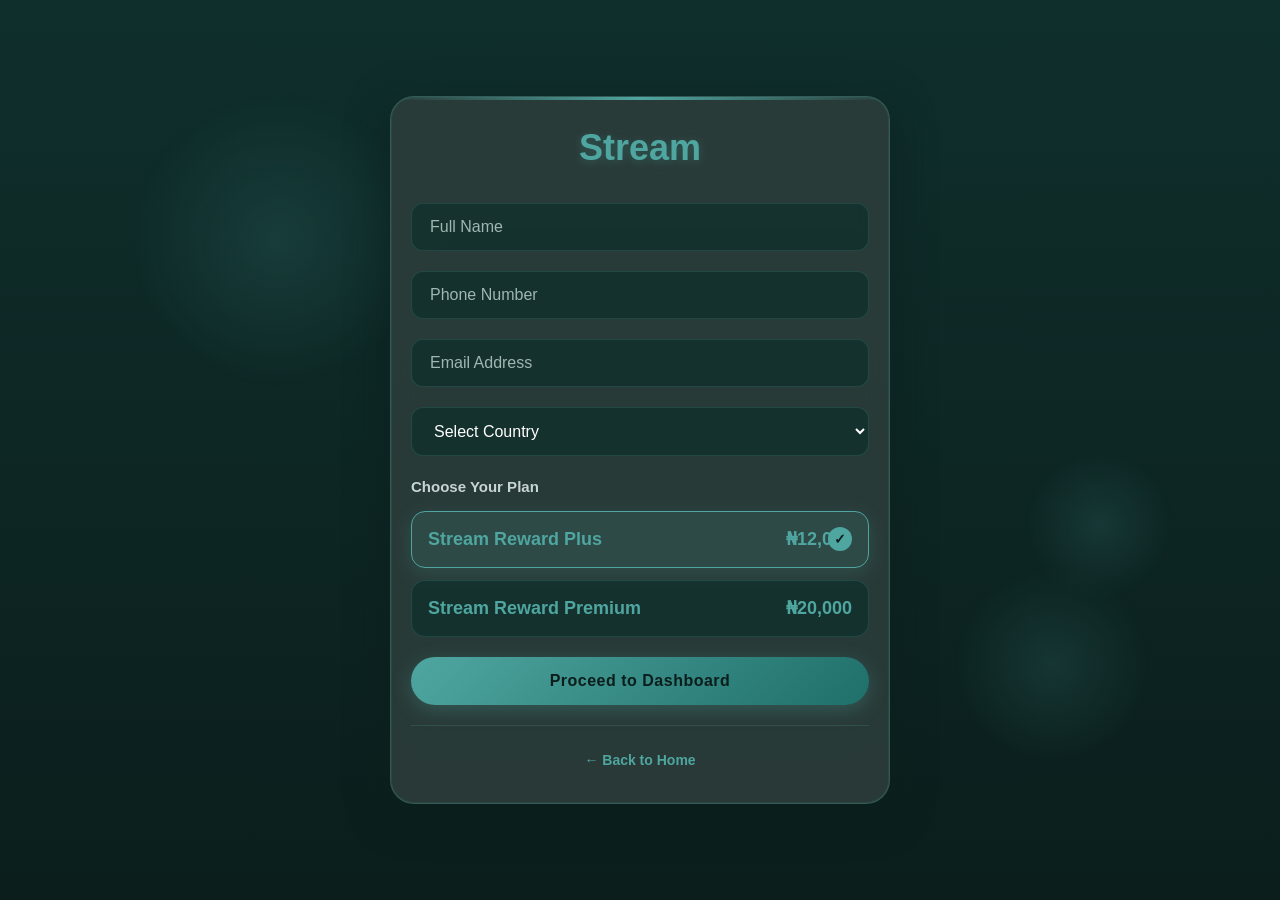
<file: dashbord.html>
<!DOCTYPE html>
<html lang="en">

<head>
    <meta charset="UTF-8">
    <meta name="viewport" content="width=device-width, initial-scale=1.0, viewport-fit=cover">
    <title>Dashboard - Stream</title>
    <link rel="stylesheet" href="https://cdnjs.cloudflare.com/ajax/libs/font-awesome/6.4.0/css/all.min.css">
    <style>
        /* === FULL WIDTH – NO PADDING === */
        * {
            margin: 0;
            padding: 0;
            box-sizing: border-box;
            font-family: 'Segoe UI', -apple-system, BlinkMacSystemFont, sans-serif;
        }

        body {
            background: linear-gradient(135deg, #0b1e1c 0%, #0f2f2c 100%);
            color: #ffffff;
            min-height: 100vh;
            display: flex;
            align-items: center;
            justify-content: center;
            padding: 0;
        }

        .dashboard-container {
            width: 100%;
            max-width: none;
            background: rgba(46, 63, 60, 0.95);
            backdrop-filter: blur(20px);
            border-radius: 0;
            overflow: hidden;
            box-shadow: 0 20px 60px rgba(0, 0, 0, 0.4), 0 0 0 1px rgba(255, 255, 255, 0.08);
            border: 1px solid rgba(255, 255, 255, 0.05);
            padding-bottom: 90px;
        }

        /* ----- LIVE ALERTS (TOP NOTIFICATIONS) ----- */
        .live-alert-container {
            position: fixed;
            top: 20px;
            left: 50%;
            transform: translateX(-50%);
            width: 90%;
            max-width: 360px;
            z-index: 3000;
            pointer-events: none;
        }

        .live-alert {
            background: rgba(0, 0, 0, 0.85);
            backdrop-filter: blur(12px);
            border-radius: 60px;
            padding: 8px 12px;
            margin-bottom: 10px;
            display: flex;
            align-items: center;
            gap: 12px;
            border-left: 4px solid #ff3b30;
            box-shadow: 0 8px 20px rgba(0, 0, 0, 0.3);
            pointer-events: auto;
            animation: slideInTop 0.3s ease-out;
            transition: opacity 0.3s, transform 0.3s;
        }

        .live-alert.hide {
            opacity: 0;
            transform: translateY(-20px);
            pointer-events: none;
        }

        @keyframes slideInTop {
            from {
                opacity: 0;
                transform: translateY(-30px);
            }

            to {
                opacity: 1;
                transform: translateY(0);
            }
        }

        .alert-avatar {
            width: 44px;
            height: 44px;
            border-radius: 50%;
            object-fit: cover;
            background: #2d4a46;
            border: 2px solid #ff3b30;
        }

        .alert-info {
            flex: 1;
        }

        .alert-name {
            font-weight: 700;
            font-size: 15px;
            color: white;
            display: flex;
            align-items: center;
            gap: 8px;
            flex-wrap: wrap;
        }

        .live-badge {
            background: #ff3b30;
            color: white;
            font-size: 10px;
            font-weight: 800;
            padding: 2px 8px;
            border-radius: 30px;
            letter-spacing: 0.5px;
        }

        .alert-text {
            font-size: 12px;
            color: #cbd5e0;
        }

        .join-live-btn {
            background: linear-gradient(135deg, #ff3b30, #dc2626);
            border: none;
            color: white;
            font-weight: 700;
            font-size: 12px;
            padding: 6px 14px;
            border-radius: 40px;
            cursor: pointer;
            transition: 0.2s;
            white-space: nowrap;
        }

        .join-live-btn:hover {
            transform: scale(1.02);
            background: #ff4d40;
        }

        /* rest of your existing styles (unchanged) */
        .dashboard-header {
            padding: 30px 20px 20px;
            background: linear-gradient(to bottom, rgba(40, 60, 90, 0.3), transparent);
            border-bottom: 1px solid rgba(255, 255, 255, 0.07);
        }

        .welcome-section {
            display: flex;
            justify-content: space-between;
            align-items: center;
            margin-bottom: 30px;
        }

        .welcome-text h1 {
            font-size: 24px;
            font-weight: 600;
            color: #ffffff;
            margin-bottom: 5px;
            letter-spacing: -0.3px;
        }

        .welcome-text p {
            color: #8a9ba8;
            font-size: 14px;
        }

        .user-avatar {
            width: 50px;
            height: 50px;
            background: linear-gradient(135deg, #667eea 0%, #764ba2 100%);
            border-radius: 50%;
            display: flex;
            align-items: center;
            justify-content: center;
            font-weight: 600;
            font-size: 18px;
            color: white;
            border: 3px solid rgba(255, 255, 255, 0.1);
            box-shadow: 0 4px 15px rgba(102, 126, 234, 0.3);
        }

        .earnings-card {
            background: rgba(9, 27, 24, 0.95);
            border-radius: 16px;
            padding: 20px;
            margin-top: 10px;
            position: relative;
            overflow: hidden;
            border: 1px solid rgba(255, 255, 255, 0.1);
            width: 100%;
        }

        .earnings-label {
            color: rgba(255, 255, 255, 0.8);
            font-size: 14px;
            font-weight: 500;
            margin-bottom: 8px;
            display: flex;
            align-items: center;
            gap: 8px;
        }

        .earnings-label i {
            color: #4fd1c7;
        }

        .earnings-amount {
            font-size: 42px;
            font-weight: 700;
            color: #ffffff;
            margin-bottom: 5px;
            letter-spacing: -1px;
            text-shadow: 0 2px 10px rgba(0, 0, 0, 0.2);
        }

        .plan-badge {
            display: inline-block;
            background: rgba(79, 209, 199, 0.2);
            border: 1px solid rgba(79, 209, 199, 0.5);
            border-radius: 30px;
            padding: 4px 12px;
            font-size: 12px;
            font-weight: 600;
            color: #4fd1c7;
            margin-bottom: 15px;
        }

        .balance-note {
            color: rgba(255, 255, 255, 0.6);
            font-size: 14px;
            margin-bottom: 25px;
        }

        .withdraw-btn {
            background: linear-gradient(to right, #f56565, #ed8936);
            color: white;
            border: none;
            padding: 16px;
            border-radius: 14px;
            font-weight: 600;
            font-size: 16px;
            cursor: pointer;
            transition: all 0.3s ease;
            width: 100%;
            display: flex;
            justify-content: center;
            align-items: center;
            gap: 10px;
            box-shadow: 0 6px 20px rgba(245, 101, 101, 0.3);
        }

        .withdraw-btn:hover {
            transform: translateY(-2px);
            box-shadow: 0 10px 25px rgba(245, 101, 101, 0.5);
        }

        .quick-links-section {
            padding: 25px 20px;
            border-bottom: 1px solid rgba(255, 255, 255, 0.07);
        }

        .section-title {
            font-size: 18px;
            font-weight: 600;
            color: #ffffff;
            margin-bottom: 20px;
            display: flex;
            justify-content: space-between;
            align-items: center;
        }

        .view-all {
            color: #4fd1c7;
            text-decoration: none;
            font-size: 14px;
            font-weight: 500;
            display: flex;
            align-items: center;
            gap: 5px;
            cursor: pointer;
        }

        .quick-links-grid {
            display: grid;
            grid-template-columns: repeat(4, 1fr);
            gap: 10px;
        }

        .quick-link-item {
            background: rgba(255, 255, 255, 0.05);
            border-radius: 14px;
            padding: 15px 8px;
            display: flex;
            flex-direction: column;
            align-items: center;
            text-decoration: none;
            color: #ffffff;
            transition: all 0.3s ease;
            border: 1px solid rgba(255, 255, 255, 0.03);
            text-align: center;
            cursor: pointer;
            font-size: 12px;
            font-weight: 500;
            line-height: 1.3;
        }

        .quick-link-item:hover {
            background: rgba(255, 255, 255, 0.1);
            transform: translateY(-3px);
        }

        .link-icon {
            width: 40px;
            height: 40px;
            background: rgba(79, 209, 199, 0.1);
            border-radius: 12px;
            display: flex;
            align-items: center;
            justify-content: center;
            margin-bottom: 10px;
            font-size: 18px;
            color: #4fd1c7;
        }

        .stream-section {
            padding: 25px 20px;
            background: linear-gradient(to right, rgba(56, 178, 172, 0.1), transparent);
            border-bottom: 1px solid rgba(255, 255, 255, 0.07);
        }

        .stream-header h3 {
            font-size: 18px;
            font-weight: 600;
            color: #ffffff;
            margin-bottom: 8px;
        }

        .stream-header p {
            color: #8a9ba8;
            font-size: 14px;
            margin-bottom: 20px;
        }

        .boost-badge {
            background: linear-gradient(to right, #f56565, #ed8936);
            color: white;
            padding: 6px 14px;
            border-radius: 20px;
            font-size: 12px;
            font-weight: 700;
            display: inline-block;
            margin-bottom: 20px;
            box-shadow: 0 4px 15px rgba(245, 101, 101, 0.3);
        }

        .join-btn {
            background: linear-gradient(to right, #f56565, #ed8936);
            color: white;
            border: none;
            padding: 16px;
            border-radius: 14px;
            font-weight: 600;
            font-size: 16px;
            cursor: pointer;
            transition: all 0.3s ease;
            width: 100%;
            display: flex;
            justify-content: center;
            align-items: center;
            gap: 10px;
            box-shadow: 0 6px 20px rgba(245, 101, 101, 0.3);
        }

        .action-buttons {
            position: fixed;
            bottom: 0;
            left: 0;
            width: 100%;
            display: grid;
            grid-template-columns: repeat(4, 1fr);
            background: rgba(15, 47, 44, 0.98);
            backdrop-filter: blur(20px);
            border-top: 1px solid rgba(79, 166, 160, 0.3);
            z-index: 1000;
            box-shadow: 0 -5px 20px rgba(0, 0, 0, 0.5);
        }

        .action-btn {
            background: transparent;
            border: none;
            padding: 15px 5px;
            color: #8a9ba8;
            font-size: 13px;
            font-weight: 500;
            cursor: pointer;
            transition: all 0.3s ease;
            display: flex;
            flex-direction: column;
            align-items: center;
            gap: 6px;
            position: relative;
        }

        .action-btn:hover {
            color: #ffffff;
            background: rgba(255, 255, 255, 0.05);
        }

        .action-btn.active {
            color: #4fd1c7;
        }

        .action-btn.active::after {
            content: '';
            position: absolute;
            bottom: 0;
            left: 0;
            width: 100%;
            height: 3px;
            background: linear-gradient(to right, #4fd1c7, #38b2ac);
            border-radius: 3px 3px 0 0;
        }

        .action-icon {
            font-size: 18px;
        }

        .activation-modal {
            display: none;
            position: fixed;
            top: 0;
            left: 0;
            width: 100%;
            height: 100%;
            background: rgba(11, 30, 28, 0.95);
            backdrop-filter: blur(10px);
            z-index: 2000;
            align-items: center;
            justify-content: center;
            padding: 20px;
        }

        .activation-content {
            background: rgba(46, 63, 60, 0.95);
            backdrop-filter: blur(20px);
            border-radius: 24px;
            border: 1px solid rgba(79, 166, 160, 0.3);
            width: 100%;
            max-width: 380px;
            padding: 30px 25px;
            box-shadow: 0 20px 50px rgba(11, 30, 28, 0.8);
            animation: modalFadeIn 0.4s ease-out;
            text-align: center;
        }

        @keyframes modalFadeIn {
            from {
                opacity: 0;
                transform: translateY(20px) scale(0.95);
            }

            to {
                opacity: 1;
                transform: translateY(0) scale(1);
            }
        }

        .activation-header {
            display: flex;
            justify-content: flex-end;
            margin-bottom: 15px;
        }

        .close-modal-btn {
            background: rgba(79, 166, 160, 0.2);
            border: none;
            color: #ffffff;
            font-size: 20px;
            cursor: pointer;
            width: 36px;
            height: 36px;
            border-radius: 50%;
            display: flex;
            align-items: center;
            justify-content: center;
            transition: all 0.3s;
            margin-left: auto;
        }

        .close-modal-btn:hover {
            background: rgba(79, 166, 160, 0.4);
            transform: rotate(90deg);
        }

        .activation-icon {
            font-size: 60px;
            color: #f56565;
            margin-bottom: 20px;
        }

        .activation-title {
            font-size: 24px;
            font-weight: 700;
            color: #ffffff;
            margin-bottom: 10px;
        }

        .activation-message {
            color: #c7d6d3;
            font-size: 16px;
            margin-bottom: 30px;
            line-height: 1.5;
        }

        .activate-now-btn {
            background: linear-gradient(to right, #4fd1c7, #38b2ac);
            color: white;
            border: none;
            padding: 16px;
            border-radius: 30px;
            font-weight: 700;
            font-size: 16px;
            cursor: pointer;
            transition: all 0.3s ease;
            width: 100%;
            display: flex;
            justify-content: center;
            align-items: center;
            gap: 10px;
            box-shadow: 0 6px 20px rgba(79, 209, 199, 0.3);
            margin-bottom: 15px;
            text-decoration: none;
        }

        .activate-now-btn:hover {
            transform: translateY(-3px);
            box-shadow: 0 10px 25px rgba(79, 209, 199, 0.5);
        }

        .cancel-link {
            color: #9fb6b2;
            text-decoration: none;
            font-size: 14px;
            padding: 8px 16px;
            display: inline-block;
            transition: all 0.3s;
            border-radius: 20px;
            cursor: pointer;
        }

        .cancel-link:hover {
            background: rgba(255, 255, 255, 0.05);
            color: #ffffff;
        }

        @media (max-width: 600px) {
            .dashboard-header {
                padding: 20px 15px;
            }

            .quick-links-section {
                padding: 20px 15px;
            }

            .stream-section {
                padding: 20px 15px;
            }

            .quick-links-grid {
                grid-template-columns: repeat(3, 1fr);
            }

            .earnings-amount {
                font-size: 36px;
            }

            .user-avatar {
                width: 45px;
                height: 45px;
            }

            .dashboard-container {
                padding-bottom: 85px;
            }

            .action-btn {
                padding: 12px 5px;
                font-size: 12px;
            }

            .live-alert {
                padding: 6px 10px;
            }

            .alert-avatar {
                width: 36px;
                height: 36px;
            }

            .join-live-btn {
                padding: 4px 12px;
                font-size: 10px;
            }
        }
    </style>
</head>

<body>
    <!-- Live Alert Container (top floating notifications) -->
    <div class="live-alert-container" id="liveAlertContainer"></div>

    <div class="dashboard-container">
        <!-- Header -->
        <div class="dashboard-header">
            <div class="welcome-section">
                <div class="welcome-text">
                    <h1 id="welcomeName">Welcome back!</h1>
                    <p id="userEmail">User</p>
                </div>
                <div class="user-avatar" id="userAvatar">
                    <i class="fas fa-user"></i>
                </div>
            </div>

            <!-- Earnings Card (dynamic based on plan) -->
            <div class="earnings-card">
                <div class="earnings-label">
                    <i class="fas fa-chart-line"></i> Your Plan
                </div>
                <div class="plan-badge" id="planBadge">Stream Reward Plus</div>
                <div class="earnings-amount" id="earningsAmount">₦12,000</div>
                <div class="balance-note" id="balanceNote">Activate your account to start earning</div>
                <button class="withdraw-btn modal-trigger">
                    <i class="fas fa-wallet"></i> Withdraw
                </button>
            </div>
        </div>

        <!-- Quick Links -->
        <div class="quick-links-section">
            <div class="section-title">
                Quick Links
                <span class="view-all modal-trigger">
                    More <i class="fas fa-arrow-right"></i>
                </span>
            </div>
            <div class="quick-links-grid">
                <button class="quick-link-item modal-trigger">
                    <div class="link-icon"><i class="fas fa-cloud-upload-alt"></i></div>
                    <span>Upload Images</span>
                </button>
                <button class="quick-link-item modal-trigger">
                    <div class="link-icon"><i class="fas fa-file-download"></i></div>
                    <span>Download Files</span>
                </button>
                <button class="quick-link-item modal-trigger">
                    <div class="link-icon"><i class="fas fa-video"></i></div>
                    <span>Join Livestreams</span>
                </button>
                <button class="quick-link-item modal-trigger">
                    <div class="link-icon"><i class="fas fa-eye"></i></div>
                    <span>Watch & Earn</span>
                </button>
                <button class="quick-link-item modal-trigger">
                    <div class="link-icon"><i class="fas fa-cube"></i></div>
                    <span>Stream Loot Box</span>
                </button>
                <button class="quick-link-item modal-trigger">
                    <div class="link-icon"><i class="fab fa-telegram"></i></div>
                    <span>Telegram Monetization</span>
                </button>
                <button class="quick-link-item modal-trigger">
                    <div class="link-icon"><i class="fas fa-chart-bar"></i></div>
                    <span>Analytics</span>
                </button>
                <button class="quick-link-item modal-trigger">
                    <div class="link-icon"><i class="fas fa-graduation-cap"></i></div>
                    <span>Digital Course</span>
                </button>
            </div>
        </div>

        <!-- Stream Section -->
        <div class="stream-section">
            <div class="stream-header">
                <div class="boost-badge">x10 BOOST</div>
                <h3>Join. Stream. Earn</h3>
                <p id="streamMessage">Join Livestreams on TikTok for x10 boost</p>
            </div>
            <button class="join-btn modal-trigger">
                <i class="fab fa-tiktok"></i> Join Stream
            </button>
        </div>
    </div>

    <!-- Fixed Action Buttons -->
    <div class="action-buttons">
        <button class="action-btn active modal-trigger">
            <div class="action-icon"><i class="fas fa-bolt"></i></div>
            <span>Activate</span>
        </button>
        <button class="action-btn modal-trigger">
            <div class="action-icon"><i class="fas fa-gamepad"></i></div>
            <span>Games</span>
        </button>
        <button class="action-btn modal-trigger">
            <div class="action-icon"><i class="fas fa-wallet"></i></div>
            <span>Withdraw</span>
        </button>
        <button class="action-btn modal-trigger">
            <div class="action-icon"><i class="fas fa-user"></i></div>
            <span>Profile</span>
        </button>
    </div>

    <!-- Activation Modal -->
    <div class="activation-modal" id="activationModal">
        <div class="activation-content">
            <div class="activation-header">
                <button class="close-modal-btn" id="closeModalBtn"><i class="fas fa-times"></i></button>
            </div>
            <div class="activation-icon"><i class="fas fa-lock"></i></div>
            <h2 class="activation-title">Kindly Activate Account</h2>
            <p class="activation-message" id="modalMessage">You need to activate your account to access withdrawals and
                other features.</p>
            <button class="activate-now-btn" id="activateNowBtn"><i class="fas fa-bolt"></i> Activate Account</button>
            <a class="cancel-link" id="cancelModalLink">Maybe later</a>
        </div>
    </div>

    <script>
        document.addEventListener('DOMContentLoaded', function () {
            // ---------- USER DATA ----------
            const userData = JSON.parse(localStorage.getItem('streamUserData'));
            if (!userData) {
                alert('Please complete registration first');
                window.location.href = 'form.html';
                return;
            }

            const firstName = userData.fullName.split(' ')[0];
            document.getElementById('welcomeName').textContent = `Welcome back, ${firstName}!`;
            document.getElementById('userEmail').textContent = userData.email;
            const initials = userData.fullName.split(' ').map(n => n[0]).join('').toUpperCase().slice(0, 2);
            document.getElementById('userAvatar').innerHTML = initials || '<i class="fas fa-user"></i>';

            const planPrice = userData.planPrice || 12000;
            const planName = userData.plan === 'premium' ? 'Stream Reward Premium' : 'Stream Reward Plus';
            const earningsAmountEl = document.getElementById('earningsAmount');
            const planBadgeEl = document.getElementById('planBadge');
            const balanceNoteEl = document.getElementById('balanceNote');
            const streamMessageEl = document.getElementById('streamMessage');
            const modalMessageEl = document.getElementById('modalMessage');

            if (planPrice == 20000) {
                earningsAmountEl.textContent = '₦20,000';
                planBadgeEl.textContent = planName;
                balanceNoteEl.innerHTML = 'Premium Plan – Higher daily earnings';
                streamMessageEl.innerHTML = 'Join Livestreams on TikTok for x15 BOOST (Premium benefit)';
                modalMessageEl.innerHTML = 'You are on the Premium Plan. Activate your account to unlock x15 boost and higher withdrawal limits.';
            } else {
                earningsAmountEl.textContent = '₦12,000';
                planBadgeEl.textContent = planName;
                balanceNoteEl.innerHTML = 'Activate your account to start earning up to ₦12,200 daily';
                streamMessageEl.innerHTML = 'Join Livestreams on TikTok for x10 boost';
                modalMessageEl.innerHTML = 'You need to activate your account to access withdrawals and other features.';
            }

            // ---------- INFINITE LOOPING LIVE ALERTS (6 people now) ----------
            const alertsData = [
                { name: "Peller", image: "peller.jpg", alt: "Peller live" },
                { name: "Cater", image: "cater.png", alt: "Cater live" },
                { name: "indialove", image: "indiana.png", alt: "indialove live" },
                { name: "Shankcomics", image: "shark.png", alt: "Shankcomics live" },
                { name: "OkikiDft", image: "okiki.png", alt: "OkikiDft live" },
                { name: "JARVIS AI", image: "javis.jpeg", alt: "JARVIS AI live" }
            ];

            const alertContainer = document.getElementById('liveAlertContainer');
            let currentIndex = 0;
            let activeAlert = null;
            let hideTimeout = null;
            let nextTimeout = null;

            function removeCurrentAlert(callback) {
                if (activeAlert) {
                    activeAlert.classList.add('hide');
                    setTimeout(() => {
                        if (activeAlert && activeAlert.parentNode) activeAlert.remove();
                        activeAlert = null;
                        if (callback) callback();
                    }, 300);
                    if (hideTimeout) clearTimeout(hideTimeout);
                    hideTimeout = null;
                } else {
                    if (callback) callback();
                }
            }

            function showAlert(index) {
                const alert = alertsData[index % alertsData.length];
                const alertDiv = document.createElement('div');
                alertDiv.className = 'live-alert';
                alertDiv.innerHTML = `
                    <img class="alert-avatar" src="${alert.image}" alt="${alert.alt}" onerror="this.src='https://via.placeholder.com/44?text=?'">
                    <div class="alert-info">
                        <div class="alert-name">
                            ${alert.name} <span class="live-badge">LIVE</span>
                        </div>
                        <div class="alert-text">is now streaming</div>
                    </div>
                    <button class="join-live-btn">Join Live</button>
                `;
                const joinBtn = alertDiv.querySelector('.join-live-btn');
                joinBtn.addEventListener('click', (e) => {
                    e.stopPropagation();
                    openModal();
                    if (hideTimeout) clearTimeout(hideTimeout);
                    removeCurrentAlert(() => {
                        if (nextTimeout) clearTimeout(nextTimeout);
                        nextTimeout = setTimeout(() => {
                            currentIndex++;
                            showAlert(currentIndex);
                        }, 3000);
                    });
                });
                alertContainer.appendChild(alertDiv);
                activeAlert = alertDiv;

                hideTimeout = setTimeout(() => {
                    removeCurrentAlert(() => {
                        if (nextTimeout) clearTimeout(nextTimeout);
                        nextTimeout = setTimeout(() => {
                            currentIndex++;
                            showAlert(currentIndex);
                        }, 3000);
                    });
                }, 3000);
            }

            setTimeout(() => {
                if (alertsData.length > 0) showAlert(0);
            }, 1000);

            // ---------- MODAL FUNCTIONALITY ----------
            const modal = document.getElementById('activationModal');
            const closeModalBtn = document.getElementById('closeModalBtn');
            const cancelModalLink = document.getElementById('cancelModalLink');

            window.openModal = function () {
                modal.style.display = 'flex';
                document.body.style.overflow = 'hidden';
            };

            function closeModal() {
                modal.style.display = 'none';
                document.body.style.overflow = 'auto';
            }

            document.querySelectorAll('.modal-trigger').forEach(trigger => {
                trigger.addEventListener('click', (e) => {
                    e.preventDefault();
                    openModal();
                });
            });

            closeModalBtn.addEventListener('click', closeModal);
            cancelModalLink.addEventListener('click', (e) => {
                e.preventDefault();
                closeModal();
            });
            window.addEventListener('click', (e) => {
                if (e.target === modal) closeModal();
            });

            document.getElementById('activateNowBtn').addEventListener('click', () => {
                const planPriceToPay = userData ? userData.planPrice : 12000;
                window.location.href = `paymentform.html?amount=${planPriceToPay}`;
            });

            document.querySelectorAll('.action-btn').forEach(btn => {
                btn.addEventListener('click', function () {
                    document.querySelectorAll('.action-btn').forEach(b => b.classList.remove('active'));
                    this.classList.add('active');
                });
            });
        });
    </script>
</body>

</html>
</file>
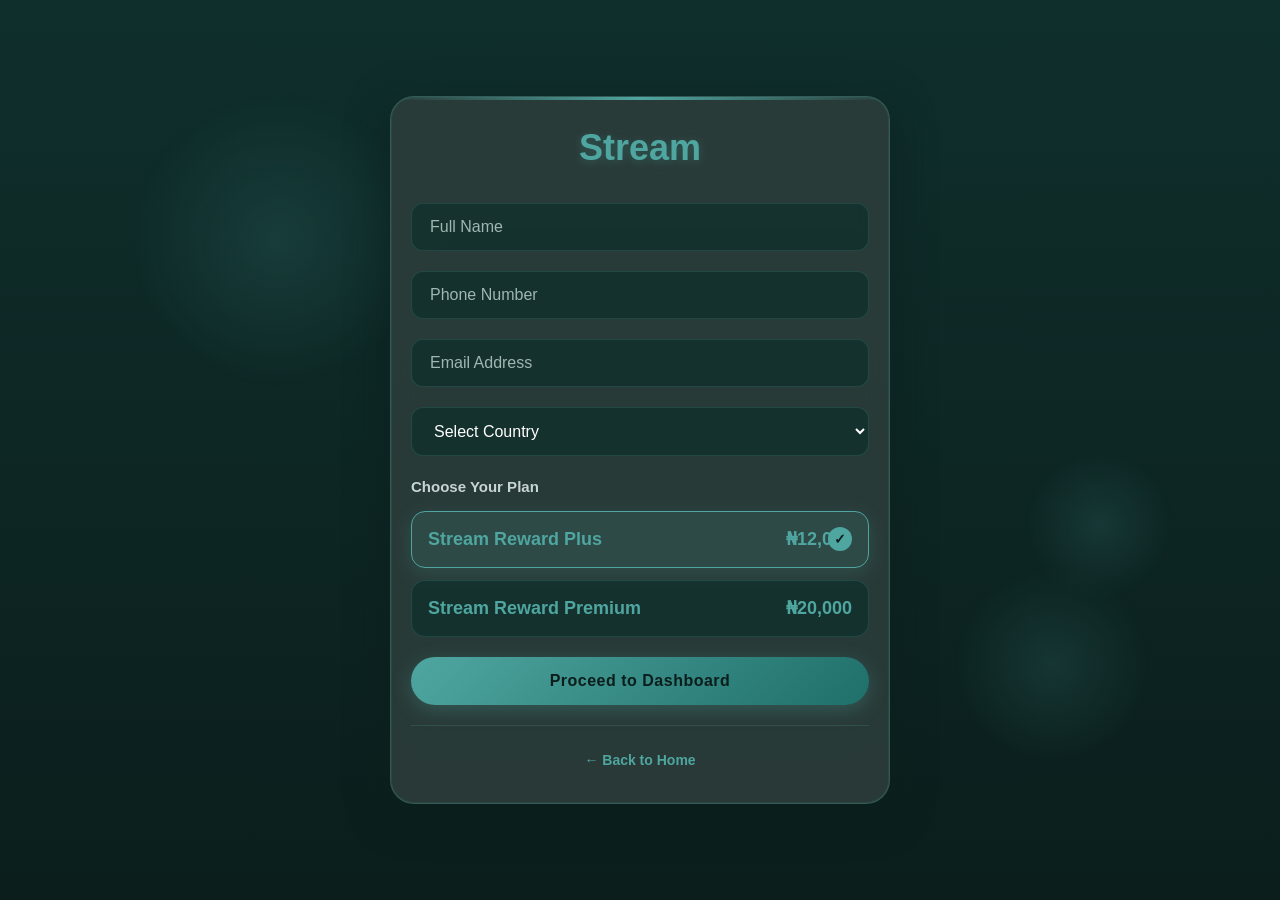
<file: form.html>
<!DOCTYPE html>
<html lang="en">

<head>
    <meta charset="UTF-8">
    <meta name="viewport" content="width=device-width, initial-scale=1.0, viewport-fit=cover">
    <title>Apply Now - Stream</title>
    <style>
        * {
            margin: 0;
            padding: 0;
            box-sizing: border-box;
            font-family: 'Segoe UI', Tahoma, Geneva, Verdana, sans-serif;
        }

        body {
            background: linear-gradient(180deg, #0f2f2c 0%, #0b1e1c 100%);
            color: #ffffff;
            line-height: 1.5;
            min-height: 100vh;
            display: flex;
            flex-direction: column;
            align-items: center;
            justify-content: center;
            padding: 0;
            /* Remove all body padding */
        }

        /* Glowing background effects */
        .bg-glow {
            position: fixed;
            top: 0;
            left: 0;
            width: 100%;
            height: 100%;
            pointer-events: none;
            z-index: -1;
        }

        .glow-circle {
            position: absolute;
            border-radius: 50%;
            background: radial-gradient(circle, rgba(79, 166, 160, 0.15) 0%, transparent 70%);
        }

        .glow-1 {
            width: 300px;
            height: 300px;
            top: 10%;
            left: 10%;
            animation: float 15s infinite ease-in-out;
        }

        .glow-2 {
            width: 200px;
            height: 200px;
            bottom: 15%;
            right: 10%;
            animation: float 12s infinite ease-in-out reverse;
        }

        .glow-3 {
            width: 150px;
            height: 150px;
            top: 50%;
            left: 80%;
            animation: float 10s infinite ease-in-out;
        }

        @keyframes float {

            0%,
            100% {
                transform: translateY(0) rotate(0deg);
            }

            50% {
                transform: translateY(-20px) rotate(180deg);
            }
        }

        /* Container – full width on small screens */
        .container {
            width: 100%;
            max-width: 500px;
            margin: 0 auto;
            background: rgba(46, 63, 60, 0.85);
            backdrop-filter: blur(15px);
            -webkit-backdrop-filter: blur(15px);
            padding: 24px 20px;
            border-radius: 24px;
            border: 1px solid rgba(79, 166, 160, 0.3);
            box-shadow: 0 10px 40px rgba(11, 30, 28, 0.6), 0 0 0 1px rgba(79, 166, 160, 0.1) inset;
            position: relative;
            overflow: hidden;
            z-index: 1;
        }

        .container::before {
            content: '';
            position: absolute;
            top: 0;
            left: 0;
            right: 0;
            height: 3px;
            background: linear-gradient(90deg, transparent, #4fa6a0, transparent);
            z-index: 2;
        }

        /* Header */
        .form-header {
            text-align: center;
            margin-bottom: 28px;
            position: relative;
        }

        .logo {
            font-size: 36px;
            font-weight: 800;
            color: #4fa6a0;
            margin-bottom: 8px;
            text-shadow: 0 2px 10px rgba(79, 166, 160, 0.3);
        }

        /* Form Styles */
        .form-group {
            margin-bottom: 20px;
        }

        input,
        select {
            width: 100%;
            padding: 14px 18px;
            background: rgba(15, 47, 44, 0.7);
            border: 1px solid rgba(79, 166, 160, 0.2);
            border-radius: 12px;
            color: #ffffff;
            font-size: 16px;
            transition: all 0.3s;
            font-weight: 500;
        }

        input::placeholder {
            color: #9fb6b2;
        }

        input:focus,
        select:focus {
            outline: none;
            border-color: #4fa6a0;
            box-shadow: 0 0 0 3px rgba(79, 166, 160, 0.2);
            background: rgba(15, 47, 44, 0.9);
        }

        .plan-options {
            display: flex;
            flex-direction: column;
            gap: 12px;
            margin-top: 12px;
        }

        .plan-option {
            background: rgba(15, 47, 44, 0.7);
            border: 1px solid rgba(79, 166, 160, 0.2);
            border-radius: 14px;
            padding: 14px 16px;
            cursor: pointer;
            transition: all 0.3s;
            position: relative;
            overflow: hidden;
        }

        .plan-option.selected {
            border-color: #4fa6a0;
            background: rgba(79, 166, 160, 0.15);
            box-shadow: 0 5px 20px rgba(79, 166, 160, 0.2);
        }

        .plan-option.selected::after {
            content: '✓';
            position: absolute;
            top: 50%;
            right: 16px;
            transform: translateY(-50%);
            width: 24px;
            height: 24px;
            background: #4fa6a0;
            color: #0b1e1c;
            border-radius: 50%;
            display: flex;
            align-items: center;
            justify-content: center;
            font-weight: bold;
            font-size: 14px;
        }

        .plan-header {
            display: flex;
            justify-content: space-between;
            align-items: baseline;
            gap: 12px;
            flex-wrap: wrap;
        }

        .plan-name {
            font-size: 18px;
            font-weight: 700;
            color: #4fa6a0;
        }

        .plan-price {
            font-weight: 800;
            color: #4fa6a0;
            font-size: 18px;
        }

        .btn {
            display: block;
            width: 100%;
            background: linear-gradient(135deg, #4fa6a0 0%, #1f6f6a 100%);
            color: #0b1e1c;
            padding: 15px;
            border-radius: 40px;
            text-decoration: none;
            font-weight: 700;
            font-size: 16px;
            transition: all 0.3s;
            border: none;
            cursor: pointer;
            box-shadow: 0 5px 20px rgba(79, 166, 160, 0.3);
            margin-top: 20px;
            text-align: center;
            letter-spacing: 0.5px;
        }

        .btn:hover {
            transform: translateY(-3px);
            box-shadow: 0 8px 25px rgba(79, 166, 160, 0.4);
            background: linear-gradient(135deg, #1f6f6a 0%, #4fa6a0 100%);
        }

        /* Back to Home Link */
        .back-link {
            text-align: center;
            margin-top: 20px;
            padding-top: 16px;
            border-top: 1px solid rgba(79, 166, 160, 0.2);
        }

        .back-link a {
            color: #4fa6a0;
            text-decoration: none;
            font-weight: 600;
            font-size: 14px;
            padding: 8px 16px;
            border-radius: 30px;
            transition: all 0.3s;
            display: inline-flex;
            align-items: center;
            gap: 6px;
        }

        .back-link a:hover {
            background: rgba(79, 166, 160, 0.1);
            padding: 8px 20px;
        }

        /* ========== FULL SCREEN ON SMALL DEVICES ========== */
        @media (max-width: 600px) {
            body {
                padding: 0;
                justify-content: flex-start;
                /* Align to top for better scroll */
                align-items: stretch;
            }

            .container {
                max-width: 100%;
                width: 100%;
                margin: 0;
                border-radius: 0;
                /* Full screen – no rounded corners */
                padding: 20px 16px;
                min-height: 100vh;
                /* Cover full height */
                box-shadow: none;
                border-left: none;
                border-right: none;
            }

            .logo {
                font-size: 28px;
            }

            input,
            select {
                padding: 12px 16px;
                font-size: 14px;
            }

            .plan-name {
                font-size: 16px;
            }

            .plan-price {
                font-size: 16px;
            }

            .plan-option {
                padding: 12px 14px;
            }

            .btn {
                padding: 13px;
                font-size: 15px;
            }

            .back-link a {
                font-size: 13px;
            }

            .form-group {
                margin-bottom: 16px;
            }

            .plan-options {
                gap: 10px;
            }
        }

        /* For very small devices (below 380px) */
        @media (max-width: 380px) {
            .container {
                padding: 16px 12px;
            }

            .plan-header {
                flex-direction: column;
                align-items: flex-start;
                gap: 4px;
            }

            .plan-option.selected::after {
                width: 20px;
                height: 20px;
                font-size: 12px;
                right: 12px;
            }
        }
    </style>
</head>

<body>
    <div class="bg-glow">
        <div class="glow-circle glow-1"></div>
        <div class="glow-circle glow-2"></div>
        <div class="glow-circle glow-3"></div>
    </div>

    <div class="container">
        <div class="form-header">
            <div class="logo">Stream</div>
        </div>

        <form id="registrationForm">
            <div class="form-group">
                <input type="text" id="fullName" name="fullName" placeholder="Full Name" required>
            </div>

            <div class="form-group">
                <input type="tel" id="phoneNumber" name="phoneNumber" placeholder="Phone Number" required>
            </div>

            <div class="form-group">
                <input type="email" id="email" name="email" placeholder="Email Address" required>
            </div>

            <div class="form-group">
                <select id="country" name="country" required>
                    <option value="" disabled selected>Select Country</option>
                    <option value="nigeria">Nigeria</option>
                    <option value="ghana">Ghana</option>
                    <option value="south-africa">South Africa</option>
                    <option value="kenya">Kenya</option>
                    <option value="other">Other</option>
                </select>
            </div>

            <div class="form-group">
                <p style="color: #c7d6d3; margin-bottom: 8px; font-weight: 600; font-size: 15px;">Choose Your Plan</p>
                <div class="plan-options">
                    <div class="plan-option selected" data-plan="plus" data-price="12000">
                        <div class="plan-header">
                            <span class="plan-name">Stream Reward Plus</span>
                            <span class="plan-price">₦12,000</span>
                        </div>
                    </div>
                    <div class="plan-option" data-plan="premium" data-price="20000">
                        <div class="plan-header">
                            <span class="plan-name">Stream Reward Premium</span>
                            <span class="plan-price">₦20,000</span>
                        </div>
                    </div>
                </div>
                <input type="hidden" id="selectedPlan" name="selectedPlan" value="plus">
                <input type="hidden" id="selectedPlanPrice" name="selectedPlanPrice" value="12000">
            </div>

            <button type="submit" class="btn">Proceed to Dashboard</button>
        </form>

        <div class="back-link">
            <a href="index.html">← Back to Home</a>
        </div>
    </div>

    <script>
        document.addEventListener('DOMContentLoaded', () => {
            const planOptions = document.querySelectorAll('.plan-option');
            const selectedPlanInput = document.getElementById('selectedPlan');
            const selectedPlanPriceInput = document.getElementById('selectedPlanPrice');

            function selectPlan(selectedElement) {
                planOptions.forEach(option => option.classList.remove('selected'));
                selectedElement.classList.add('selected');
                const planValue = selectedElement.getAttribute('data-plan');
                const planPrice = selectedElement.getAttribute('data-price');
                selectedPlanInput.value = planValue;
                selectedPlanPriceInput.value = planPrice;
            }

            planOptions.forEach(option => {
                option.addEventListener('click', function () {
                    selectPlan(this);
                });
            });

            const currentSelected = document.querySelector('.plan-option.selected');
            if (currentSelected) {
                selectedPlanInput.value = currentSelected.getAttribute('data-plan');
                selectedPlanPriceInput.value = currentSelected.getAttribute('data-price');
            }
        });

        document.getElementById('registrationForm').addEventListener('submit', function (e) {
            e.preventDefault();

            const fullName = document.getElementById('fullName').value.trim();
            const phoneNumber = document.getElementById('phoneNumber').value.trim();
            const email = document.getElementById('email').value.trim();
            const country = document.getElementById('country').value;
            const selectedPlan = document.getElementById('selectedPlan').value;
            const selectedPlanPrice = document.getElementById('selectedPlanPrice').value;

            if (!fullName || !phoneNumber || !email || !country) {
                alert('Please fill in all required fields.');
                return;
            }
            if (phoneNumber.length < 10) {
                alert('Please enter a valid phone number.');
                return;
            }
            const emailRegex = /^[^\s@]+@[^\s@]+\.[^\s@]+$/;
            if (!emailRegex.test(email)) {
                alert('Please enter a valid email address.');
                return;
            }

            const userData = {
                fullName, phoneNumber, email, country,
                plan: selectedPlan,
                planPrice: selectedPlanPrice,
                registeredAt: new Date().toISOString()
            };
            localStorage.setItem('streamUserData', JSON.stringify(userData));
            window.location.href = 'dashbord.html';
        });
    </script>
</body>

</html>
</file>
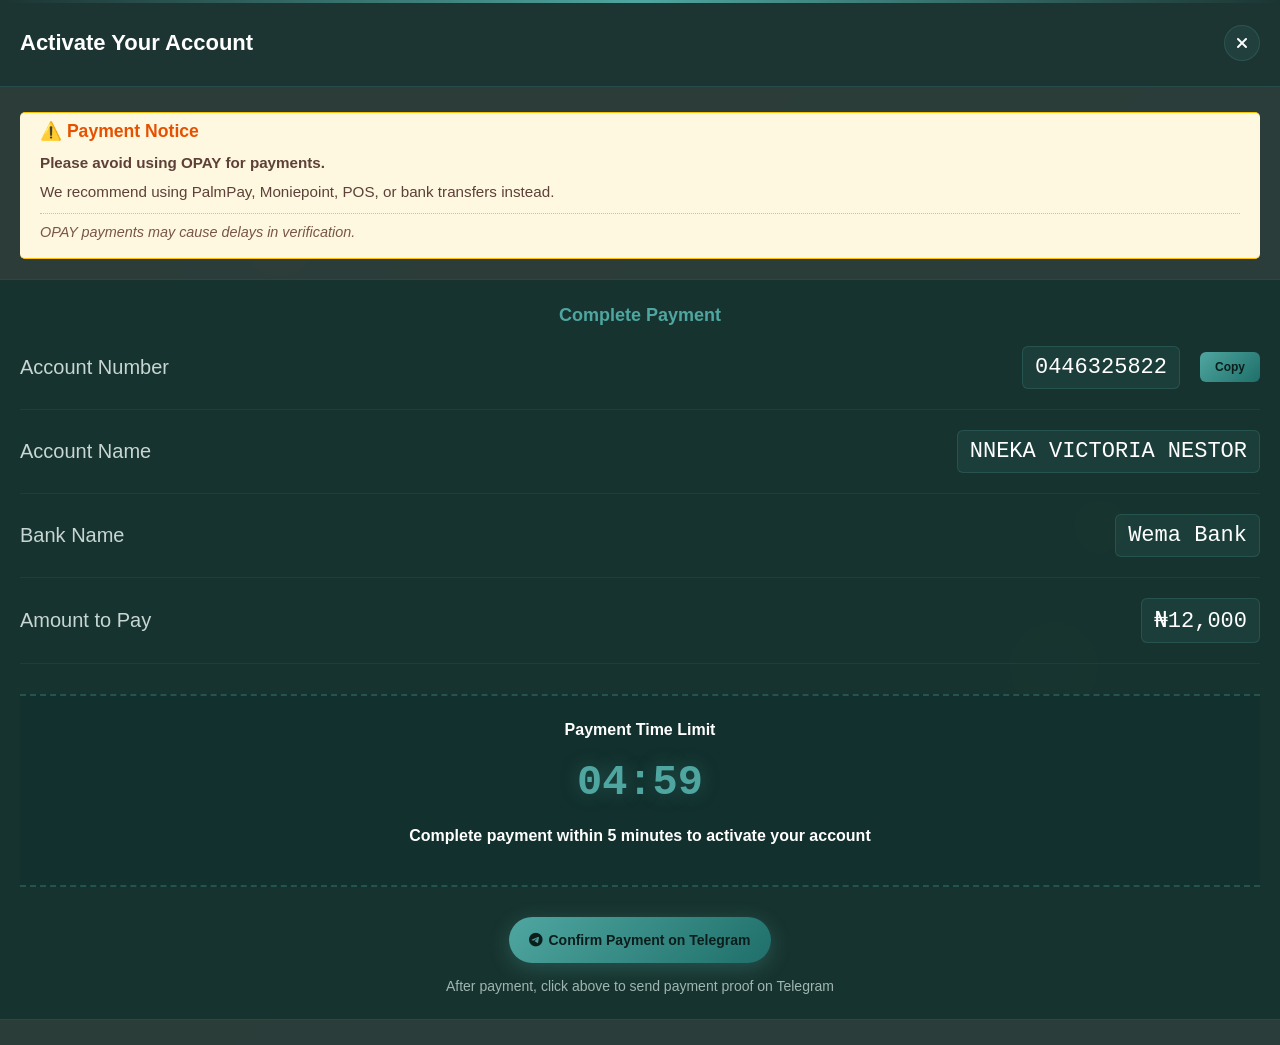
<file: paymentform.html>
<!DOCTYPE html>
<html lang="en">

<head>
    <meta charset="UTF-8">
    <meta name="viewport" content="width=device-width, initial-scale=1.0">
    <title>Activate Account - Stream</title>
    <link rel="stylesheet" href="https://cdnjs.cloudflare.com/ajax/libs/font-awesome/6.4.0/css/all.min.css">
    <style>
        /* === full width background + inner text spacing === */
        * {
            margin: 0;
            padding: 0;
            box-sizing: border-box;
            font-family: 'Segoe UI', Tahoma, Geneva, Verdana, sans-serif;
        }

        body {
            background: linear-gradient(135deg, #0b1e1c 0%, #0f2f2c 100%);
            color: #ffffff;
            min-height: 100vh;
            display: flex;
            flex-direction: column;
            align-items: center;
            justify-content: center;
            padding: 0;
        }

        .bg-glow {
            position: fixed;
            top: 0;
            left: 0;
            width: 100%;
            height: 100%;
            pointer-events: none;
            z-index: -1;
        }

        .glow-circle {
            position: absolute;
            border-radius: 50%;
            background: radial-gradient(circle, rgba(79, 166, 160, 0.15) 0%, transparent 70%);
        }

        .glow-1 {
            width: 300px;
            height: 300px;
            top: 10%;
            left: 10%;
            animation: float 15s infinite ease-in-out;
        }

        .glow-2 {
            width: 200px;
            height: 200px;
            bottom: 15%;
            right: 10%;
            animation: float 12s infinite ease-in-out reverse;
        }

        .glow-3 {
            width: 150px;
            height: 150px;
            top: 50%;
            left: 80%;
            animation: float 10s infinite ease-in-out;
        }

        @keyframes float {

            0%,
            100% {
                transform: translateY(0) rotate(0deg);
            }

            50% {
                transform: translateY(-20px) rotate(180deg);
            }
        }

        .container {
            width: 100%;
            max-width: none;
            margin: 0;
            background: rgba(46, 63, 60, 0.95);
            backdrop-filter: blur(20px);
            border: none;
            box-shadow: 0 20px 50px rgba(11, 30, 28, 0.8);
            position: relative;
            z-index: 1;
            border-radius: 0;
        }

        .container::before {
            content: '';
            position: absolute;
            top: 0;
            left: 0;
            right: 0;
            height: 3px;
            background: linear-gradient(90deg, transparent, #4fa6a0, transparent);
            z-index: 2;
        }

        .payment-header {
            padding: 25px 20px;
            border-bottom: 1px solid rgba(79, 166, 160, 0.2);
            display: flex;
            justify-content: space-between;
            align-items: center;
            background: rgba(15, 47, 44, 0.5);
            width: 100%;
        }

        .payment-header h2 {
            color: #ffffff;
            font-size: 22px;
            font-weight: 700;
        }

        .header-actions {
            display: flex;
            align-items: center;
            gap: 12px;
        }

        .back-link {
            color: #4fa6a0;
            text-decoration: none;
            font-size: 14px;
            font-weight: 600;
            display: flex;
            align-items: center;
            gap: 5px;
            padding: 8px 16px;
            border-radius: 20px;
            transition: all 0.3s;
        }

        .back-link:hover {
            background: rgba(79, 166, 160, 0.1);
        }

        .cancel-btn {
            background: rgba(79, 166, 160, 0.1);
            color: #ffffff;
            text-decoration: none;
            width: 36px;
            height: 36px;
            border-radius: 50%;
            display: flex;
            align-items: center;
            justify-content: center;
            transition: all 0.3s;
            border: 1px solid rgba(79, 166, 160, 0.2);
        }

        .cancel-btn:hover {
            background: rgba(79, 166, 160, 0.3);
            transform: rotate(90deg);
            border-color: rgba(79, 166, 160, 0.5);
        }

        .payment-body {
            padding: 25px 20px 0 20px;
            width: 100%;
        }

        .payment-details {
            background: rgba(15, 47, 44, 0.7);
            padding: 25px 20px;
            margin-bottom: 25px;
            border: 1px solid rgba(79, 166, 160, 0.2);
            border-left: none;
            border-right: none;
            width: 100%;
        }

        .payment-details h3 {
            color: #4fa6a0;
            margin-bottom: 20px;
            font-size: 18px;
            font-weight: 700;
            text-align: center;
        }

        .payment-item {
            display: flex;
            justify-content: space-between;
            align-items: center;
            margin-bottom: 20px;
            padding-bottom: 20px;
            border-bottom: 1px solid rgba(79, 166, 160, 0.1);
            font-size: 16px;
        }

        .payment-label {
            color: #c7d6d3;
            font-weight: 500;
            font-size: 20px;
        }

        .payment-value {
            color: #ffffff;
            font-weight: 200;
            font-size: 22px;
            font-family: 'Courier New', monospace;
            background: rgba(79, 166, 160, 0.1);
            padding: 8px 12px;
            border-radius: 6px;
            border: 1px solid rgba(79, 166, 160, 0.2);
        }

        .copy-btn {
            background: linear-gradient(135deg, #4fa6a0 0%, #1f6f6a 100%);
            color: #0b1e1c;
            border: none;
            padding: 8px 15px;
            border-radius: 6px;
            cursor: pointer;
            font-size: 12px;
            font-weight: 700;
            transition: all 0.3s;
            margin-left: 10px;
        }

        .copy-btn:hover {
            transform: translateY(-2px);
            box-shadow: 0 4px 10px rgba(79, 166, 160, 0.3);
        }

        .payment-instruction {
            text-align: center;
            margin: 30px 0;
            padding: 25px 20px;
            background: rgba(15, 47, 44, 0.5);
            border: 2px dashed rgba(79, 166, 160, 0.3);
            border-left: none;
            border-right: none;
        }

        .payment-instruction p {
            color: #ffffff;
            font-size: 16px;
            margin-bottom: 15px;
            font-weight: 600;
        }

        .timer {
            font-size: 42px;
            font-weight: 800;
            color: #4fa6a0;
            margin: 20px 0;
            font-family: 'Courier New', monospace;
            text-shadow: 0 0 20px rgba(79, 166, 160, 0.3);
            animation: pulse 2s infinite;
        }

        @keyframes pulse {

            0%,
            100% {
                opacity: 1;
            }

            50% {
                opacity: 0.8;
            }
        }

        .timer-warning {
            font-size: 14px;
            color: #9fb6b2;
            margin-top: 10px;
        }

        .submit-proof {
            text-align: center;
            margin-top: 25px;
        }

        .submit-btn {
            background: linear-gradient(135deg, #4fa6a0 0%, #1f6f6a 100%);
            color: #0b1e1c;
            border: none;
            padding: 15px 20px;
            border-radius: 30px;
            cursor: pointer;
            font-weight: 900;
            font-size: 14px;
            transition: all 0.3s;
            text-decoration: none;
            display: inline-flex;
            align-items: center;
            gap: 5px;
            box-shadow: 0 5px 20px rgba(79, 166, 160, 0.3);
        }

        .submit-btn:hover {
            transform: translateY(-3px);
            box-shadow: 0 8px 25px rgba(79, 166, 160, 0.4);
            background: linear-gradient(135deg, #1f6f6a 0%, #4fa6a0 100%);
        }

        .whatsapp-info {
            text-align: center;
            margin-top: 15px;
            font-size: 14px;
            color: #9fb6b2;
        }

        .user-warn {
            background: #fff8e1;
            border: 1px solid #ffc107;
            border-radius: 5px;
            border-left: none;
            border-right: none;
            padding: 8px 20px;
            margin: 0 0 20px 0;
            font-family: -apple-system, BlinkMacSystemFont, 'Segoe UI', Roboto, sans-serif;
        }

        .user-warn h3 {
            color: #e65100;
            margin: 0 0 10px 0;
            font-size: 1.1em;
            display: flex;
            align-items: center;
            gap: 8px;
        }

        .user-warn p {
            color: #5d4037;
            margin: 8px 0;
            line-height: 1.4;
            font-size: 0.95em;
        }

        .user-warn p.note {
            color: #795548;
            font-size: 0.9em;
            font-style: italic;
            margin-top: 10px;
            padding-top: 8px;
            border-top: 1px dotted #ffb74d;
        }

        @media (max-width: 600px) {

            .payment-header,
            .payment-body,
            .payment-details,
            .payment-instruction,
            .user-warn {
                padding-left: 15px;
                padding-right: 15px;
            }

            .payment-item {
                flex-direction: column;
                align-items: flex-start;
                gap: 15px;
                font-size: large;
            }

            .timer {
                font-size: 36px;
            }

            .payment-header {
                flex-direction: column;
                align-items: flex-start;
                gap: 10px;
            }

            .header-actions {
                width: 100%;
                justify-content: space-between;
            }
        }
    </style>
</head>

<body>
    <div class="bg-glow">
        <div class="glow-circle glow-1"></div>
        <div class="glow-circle glow-2"></div>
        <div class="glow-circle glow-3"></div>
    </div>

    <div class="container">
        <div class="payment-header">
            <h2>Activate Your Account</h2>
            <div class="header-actions">
                <a href="dashbord.html" class="cancel-btn" title="Cancel and go back">
                    <i class="fas fa-times"></i>
                </a>
            </div>
        </div>

        <div class="payment-body">
            <div class="user-warn">
                <h3>⚠️ Payment Notice</h3>
                <p><strong>Please avoid using OPAY for payments.</strong></p>
                <p>We recommend using PalmPay, Moniepoint, POS, or bank transfers instead.</p>
                <p class="note">OPAY payments may cause delays in verification.</p>
            </div>
        </div>

        <div class="payment-details">
            <h3>Complete Payment</h3>

            <!-- ✅ UPDATED ACCOUNT DETAILS (0446325822 / Wema Bank / NNEKA VICTORIA NESTOR) -->
            <div class="payment-item">
                <span class="payment-label">Account Number</span>
                <div style="display: flex; align-items: center; gap: 10px;">
                    <span class="payment-value" id="accountNumber">0446325822</span>
                    <button class="copy-btn" data-copy="0446325822">Copy</button>
                </div>
            </div>

            <div class="payment-item">
                <span class="payment-label">Account Name</span>
                <span class="payment-value" id="accountName">NNEKA VICTORIA NESTOR</span>
            </div>

            <div class="payment-item">
                <span class="payment-label">Bank Name</span>
                <span class="payment-value" id="bankName">Wema Bank</span>
            </div>

            <div class="payment-item">
                <span class="payment-label">Amount to Pay</span>
                <span class="payment-value" id="amountToPay">₦12,000</span>
            </div>

            <div class="payment-instruction">
                <p>Payment Time Limit</p>
                <div class="timer" id="paymentTimer">05:00</div>
                <p class="timer-warning">Complete payment within 5 minutes to activate your account</p>
            </div>

            <div class="submit-proof">
                <a href="https://t.me/Top_bigmalinze/?text=Hi+Ma%2C+I+have+made+my+payment" class="submit-btn"
                    id="telegramBtn" target="_blank">
                    <i class="fab fa-telegram-plane"></i> Confirm Payment on Telegram
                </a>
                <p class="whatsapp-info">After payment, click above to send payment proof on Telegram</p>
            </div>
        </div>
    </div>

    <script>
        // Function to get URL parameter
        function getUrlParameter(name) {
            const urlParams = new URLSearchParams(window.location.search);
            return urlParams.get(name);
        }

        document.addEventListener('DOMContentLoaded', function () {
            let amount = null;

            // First try to get amount from URL parameter
            const urlAmount = getUrlParameter('amount');
            if (urlAmount && !isNaN(urlAmount)) {
                amount = parseInt(urlAmount);
            } else {
                // Fallback to localStorage
                const userData = JSON.parse(localStorage.getItem('streamUserData'));
                if (userData && userData.planPrice) {
                    amount = parseInt(userData.planPrice);
                }
            }

            // Default to 12,000 if still not set
            if (!amount || isNaN(amount)) {
                amount = 12000;
            }

            // Update the displayed amount
            const amountElement = document.getElementById('amountToPay');
            amountElement.textContent = `₦${amount.toLocaleString()}`;

            // Also update the Telegram link to include the amount for clarity
            const telegramBtn = document.getElementById('telegramBtn');
            const originalHref = telegramBtn.getAttribute('href');
            // Add amount to the message if not already present
            if (originalHref && !originalHref.includes('amount=')) {
                const encodedAmount = encodeURIComponent(`₦${amount.toLocaleString()}`);
                // Append amount to the existing text
                const newHref = originalHref + `%20(Amount%20${encodedAmount})`;
                telegramBtn.setAttribute('href', newHref);
            }
        });

        // Timer functionality
        const timerDiv = document.getElementById('paymentTimer');

        function startTimer(duration) {
            let timer = duration;
            updateTimerDisplay(timer);

            const interval = setInterval(() => {
                timer--;
                updateTimerDisplay(timer);

                if (timer <= 60) {
                    timerDiv.style.color = '#ff6b35';
                    timerDiv.style.animationDuration = '1s';
                }

                if (timer <= 30) {
                    timerDiv.style.color = '#ff3333';
                    timerDiv.style.animationDuration = '0.5s';
                }

                if (timer < 0) {
                    clearInterval(interval);
                    timerDiv.textContent = "00:00";
                    timerDiv.style.color = '#ff0000';
                    timerDiv.style.animation = 'none';

                    const instruction = document.querySelector('.payment-instruction');
                    instruction.innerHTML = `
                        <p style="color: #ff3333;">Time's Up!</p>
                        <div class="timer" style="color: #ff3333;">00:00</div>
                        <p class="timer-warning" style="color: #ff6666;">
                            Please go back to dashboard and try again
                        </p>
                    `;
                }
            }, 1000);
        }

        function updateTimerDisplay(timer) {
            const minutes = Math.floor(timer / 60);
            const seconds = timer % 60;
            timerDiv.textContent = `${minutes.toString().padStart(2, '0')}:${seconds.toString().padStart(2, '0')}`;
        }

        startTimer(5 * 60);

        // Copy button (using the NEW account number 0446325822)
        const copyBtn = document.querySelector('.copy-btn[data-copy="0446325822"]');
        if (copyBtn) {
            copyBtn.addEventListener('click', function () {
                const textToCopy = this.getAttribute('data-copy');
                navigator.clipboard.writeText(textToCopy).then(() => {
                    const originalText = this.textContent;
                    this.textContent = 'Copied ✓';
                    this.style.background = 'linear-gradient(135deg, #1f6f6a 0%, #4fa6a0 100%)';
                    setTimeout(() => {
                        this.textContent = originalText;
                        this.style.background = 'linear-gradient(135deg, #4fa6a0 0%, #1f6f6a 100%)';
                    }, 2000);
                }).catch(() => {
                    // fallback for older browsers
                    alert("Press Ctrl+C to copy: " + textToCopy);
                });
            });
        }
    </script>
</body>

</html>
</file>
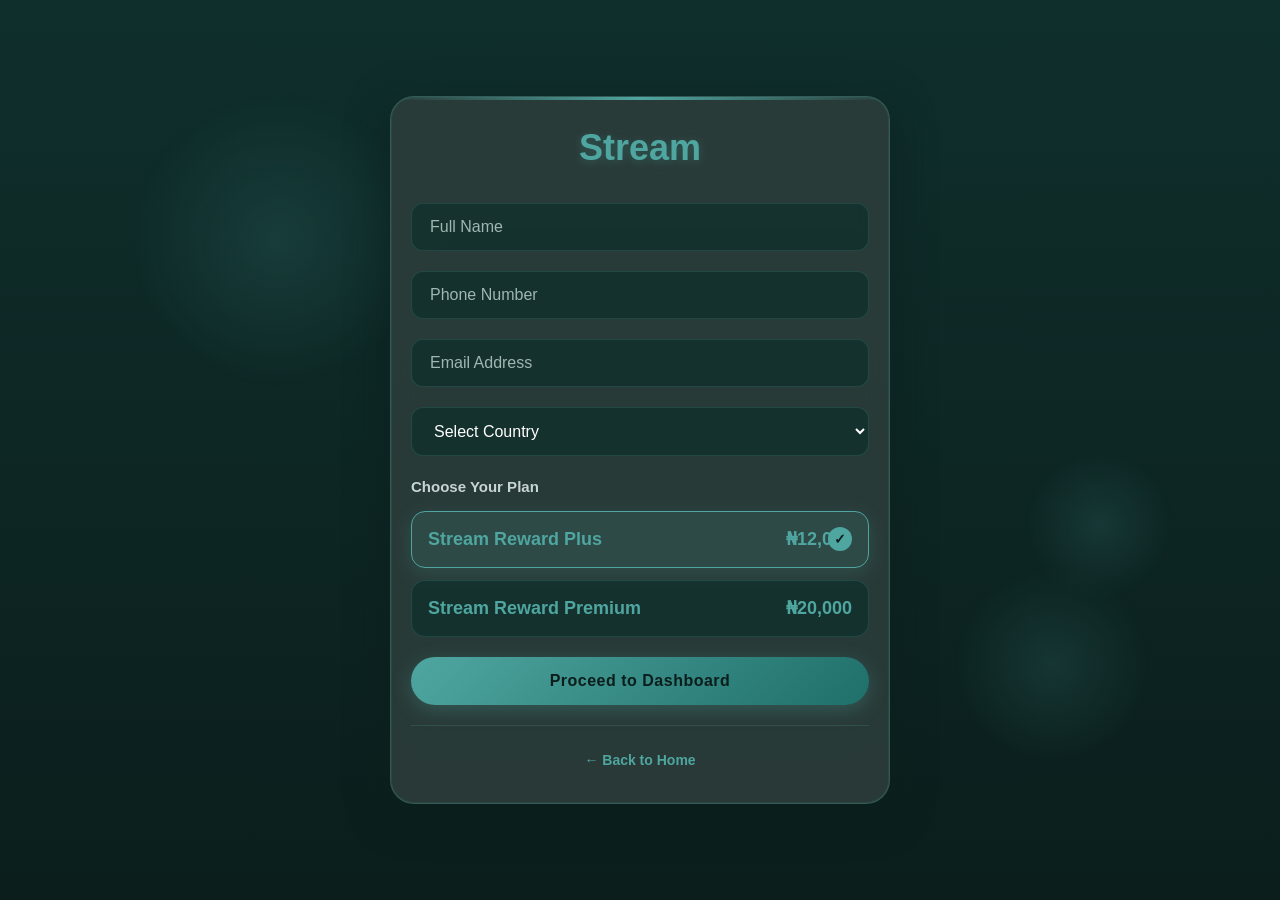
<file: fortune/page/paymentform.html>
<!DOCTYPE html>
<html lang="en">

<head>
    <meta charset="UTF-8">
    <meta name="viewport" content="width=device-width, initial-scale=1.0">
    <title>Activate Account - Stream</title>
    <link rel="stylesheet" href="https://cdnjs.cloudflare.com/ajax/libs/font-awesome/6.4.0/css/all.min.css">
    <style>
        /* === full width background + inner text spacing === */
        * {
            margin: 0;
            padding: 0;
            box-sizing: border-box;
            font-family: 'Segoe UI', Tahoma, Geneva, Verdana, sans-serif;
        }

        body {
            background: linear-gradient(135deg, #0b1e1c 0%, #0f2f2c 100%);
            color: #ffffff;
            min-height: 100vh;
            display: flex;
            flex-direction: column;
            align-items: center;
            justify-content: center;
            padding: 0;
        }

        .bg-glow {
            position: fixed;
            top: 0;
            left: 0;
            width: 100%;
            height: 100%;
            pointer-events: none;
            z-index: -1;
        }

        .glow-circle {
            position: absolute;
            border-radius: 50%;
            background: radial-gradient(circle, rgba(79, 166, 160, 0.15) 0%, transparent 70%);
        }

        .glow-1 {
            width: 300px;
            height: 300px;
            top: 10%;
            left: 10%;
            animation: float 15s infinite ease-in-out;
        }

        .glow-2 {
            width: 200px;
            height: 200px;
            bottom: 15%;
            right: 10%;
            animation: float 12s infinite ease-in-out reverse;
        }

        .glow-3 {
            width: 150px;
            height: 150px;
            top: 50%;
            left: 80%;
            animation: float 10s infinite ease-in-out;
        }

        @keyframes float {

            0%,
            100% {
                transform: translateY(0) rotate(0deg);
            }

            50% {
                transform: translateY(-20px) rotate(180deg);
            }
        }

        .container {
            width: 100%;
            max-width: none;
            margin: 0;
            background: rgba(46, 63, 60, 0.95);
            backdrop-filter: blur(20px);
            border: none;
            box-shadow: 0 20px 50px rgba(11, 30, 28, 0.8);
            position: relative;
            z-index: 1;
            border-radius: 0;
        }

        .container::before {
            content: '';
            position: absolute;
            top: 0;
            left: 0;
            right: 0;
            height: 3px;
            background: linear-gradient(90deg, transparent, #4fa6a0, transparent);
            z-index: 2;
        }

        .payment-header {
            padding: 25px 20px;
            border-bottom: 1px solid rgba(79, 166, 160, 0.2);
            display: flex;
            justify-content: space-between;
            align-items: center;
            background: rgba(15, 47, 44, 0.5);
            width: 100%;
        }

        .payment-header h2 {
            color: #ffffff;
            font-size: 22px;
            font-weight: 700;
        }

        .header-actions {
            display: flex;
            align-items: center;
            gap: 12px;
        }

        .back-link {
            color: #4fa6a0;
            text-decoration: none;
            font-size: 14px;
            font-weight: 600;
            display: flex;
            align-items: center;
            gap: 5px;
            padding: 8px 16px;
            border-radius: 20px;
            transition: all 0.3s;
        }

        .back-link:hover {
            background: rgba(79, 166, 160, 0.1);
        }

        .cancel-btn {
            background: rgba(79, 166, 160, 0.1);
            color: #ffffff;
            text-decoration: none;
            width: 36px;
            height: 36px;
            border-radius: 50%;
            display: flex;
            align-items: center;
            justify-content: center;
            transition: all 0.3s;
            border: 1px solid rgba(79, 166, 160, 0.2);
        }

        .cancel-btn:hover {
            background: rgba(79, 166, 160, 0.3);
            transform: rotate(90deg);
            border-color: rgba(79, 166, 160, 0.5);
        }

        .payment-body {
            padding: 25px 20px 0 20px;
            width: 100%;
        }

        .payment-details {
            background: rgba(15, 47, 44, 0.7);
            padding: 25px 20px;
            margin-bottom: 25px;
            border: 1px solid rgba(79, 166, 160, 0.2);
            border-left: none;
            border-right: none;
            width: 100%;
        }

        .payment-details h3 {
            color: #4fa6a0;
            margin-bottom: 20px;
            font-size: 18px;
            font-weight: 700;
            text-align: center;
        }

        .payment-item {
            display: flex;
            justify-content: space-between;
            align-items: center;
            margin-bottom: 20px;
            padding-bottom: 20px;
            border-bottom: 1px solid rgba(79, 166, 160, 0.1);
            font-size: 16px;
        }

        .payment-label {
            color: #c7d6d3;
            font-weight: 500;
            font-size: 20px;
        }

        .payment-value {
            color: #ffffff;
            font-weight: 200;
            font-size: 22px;
            font-family: 'Courier New', monospace;
            background: rgba(79, 166, 160, 0.1);
            padding: 8px 12px;
            border-radius: 6px;
            border: 1px solid rgba(79, 166, 160, 0.2);
        }

        .copy-btn {
            background: linear-gradient(135deg, #4fa6a0 0%, #1f6f6a 100%);
            color: #0b1e1c;
            border: none;
            padding: 8px 15px;
            border-radius: 6px;
            cursor: pointer;
            font-size: 12px;
            font-weight: 700;
            transition: all 0.3s;
            margin-left: 10px;
        }

        .copy-btn:hover {
            transform: translateY(-2px);
            box-shadow: 0 4px 10px rgba(79, 166, 160, 0.3);
        }

        .payment-instruction {
            text-align: center;
            margin: 30px 0;
            padding: 25px 20px;
            background: rgba(15, 47, 44, 0.5);
            border: 2px dashed rgba(79, 166, 160, 0.3);
            border-left: none;
            border-right: none;
        }

        .payment-instruction p {
            color: #ffffff;
            font-size: 16px;
            margin-bottom: 15px;
            font-weight: 600;
        }

        .timer {
            font-size: 42px;
            font-weight: 800;
            color: #4fa6a0;
            margin: 20px 0;
            font-family: 'Courier New', monospace;
            text-shadow: 0 0 20px rgba(79, 166, 160, 0.3);
            animation: pulse 2s infinite;
        }

        @keyframes pulse {

            0%,
            100% {
                opacity: 1;
            }

            50% {
                opacity: 0.8;
            }
        }

        .timer-warning {
            font-size: 14px;
            color: #9fb6b2;
            margin-top: 10px;
        }

        .submit-proof {
            text-align: center;
            margin-top: 25px;
        }

        .submit-btn {
            background: linear-gradient(135deg, #4fa6a0 0%, #1f6f6a 100%);
            color: #0b1e1c;
            border: none;
            padding: 15px 20px;
            border-radius: 30px;
            cursor: pointer;
            font-weight: 900;
            font-size: 14px;
            transition: all 0.3s;
            text-decoration: none;
            display: inline-flex;
            align-items: center;
            gap: 5px;
            box-shadow: 0 5px 20px rgba(79, 166, 160, 0.3);
        }

        .submit-btn:hover {
            transform: translateY(-3px);
            box-shadow: 0 8px 25px rgba(79, 166, 160, 0.4);
            background: linear-gradient(135deg, #1f6f6a 0%, #4fa6a0 100%);
        }

        .whatsapp-info {
            text-align: center;
            margin-top: 15px;
            font-size: 14px;
            color: #9fb6b2;
        }

        .user-warn {
            background: #fff8e1;
            border: 1px solid #ffc107;
            border-radius: 5px;
            border-left: none;
            border-right: none;
            padding: 8px 20px;
            margin: 0 0 20px 0;
            font-family: -apple-system, BlinkMacSystemFont, 'Segoe UI', Roboto, sans-serif;
        }

        .user-warn h3 {
            color: #e65100;
            margin: 0 0 10px 0;
            font-size: 1.1em;
            display: flex;
            align-items: center;
            gap: 8px;
        }

        .user-warn p {
            color: #5d4037;
            margin: 8px 0;
            line-height: 1.4;
            font-size: 0.95em;
        }

        .user-warn p.note {
            color: #795548;
            font-size: 0.9em;
            font-style: italic;
            margin-top: 10px;
            padding-top: 8px;
            border-top: 1px dotted #ffb74d;
        }

        @media (max-width: 600px) {

            .payment-header,
            .payment-body,
            .payment-details,
            .payment-instruction,
            .user-warn {
                padding-left: 15px;
                padding-right: 15px;
            }

            .payment-item {
                flex-direction: column;
                align-items: flex-start;
                gap: 15px;
                font-size: large;
            }

            .timer {
                font-size: 36px;
            }

            .payment-header {
                flex-direction: column;
                align-items: flex-start;
                gap: 10px;
            }

            .header-actions {
                width: 100%;
                justify-content: space-between;
            }
        }
    </style>
</head>

<body>
    <div class="bg-glow">
        <div class="glow-circle glow-1"></div>
        <div class="glow-circle glow-2"></div>
        <div class="glow-circle glow-3"></div>
    </div>

    <div class="container">
        <div class="payment-header">
            <h2>Activate Your Account</h2>
            <div class="header-actions">
                <a href="dashbord.html" class="cancel-btn" title="Cancel and go back">
                    <i class="fas fa-times"></i>
                </a>
            </div>
        </div>

        <div class="payment-body">
            <div class="user-warn">
                <h3>⚠️ Payment Notice</h3>
                <p><strong>Please avoid using OPAY for payments.</strong></p>
                <p>We recommend using PalmPay, Moniepoint, POS, or bank transfers instead.</p>
                <p class="note">OPAY payments may cause delays in verification.</p>
            </div>
        </div>

        <div class="payment-details">
            <h3>Complete Payment</h3>

            <!-- UPDATED ACCOUNT DETAILS (new number & name) -->
            <div class="payment-item">
                <span class="payment-label">Account Number</span>
                <div style="display: flex; align-items: center; gap: 10px;">
                    <span class="payment-value" id="accountNumber">0445978623</span>
                    <button class="copy-btn" data-copy="0445978623">Copy</button>
                </div>
            </div>

            <div class="payment-item">
                <span class="payment-label">Account Name</span>
                <span class="payment-value" id="accountName">FAVOUR ONYINYECHUKWU MALINZE</span>
            </div>

            <div class="payment-item">
                <span class="payment-label">Bank Name</span>
                <span class="payment-value" id="bankName">Wema Bank</span>
            </div>

            <div class="payment-item">
                <span class="payment-label">Amount to Pay</span>
                <span class="payment-value" id="amountToPay">₦12,000</span>
            </div>

            <div class="payment-instruction">
                <p>Payment Time Limit</p>
                <div class="timer" id="paymentTimer">05:00</div>
                <p class="timer-warning">Complete payment within 5 minutes to activate your account</p>
            </div>

            <div class="submit-proof">
                <a href="https://t.me/Top_bigmalinze/?text=Hi+Ma%2C+I+have+made+my+payment" class="submit-btn"
                    id="telegramBtn" target="_blank">
                    <i class="fab fa-telegram-plane"></i> Confirm Payment on Telegram
                </a>
                <p class="whatsapp-info">After payment, click above to send payment proof on Telegram</p>
            </div>
        </div>
    </div>

    <script>
        // Load user data from localStorage (only for amount)
        document.addEventListener('DOMContentLoaded', function () {
            const userData = JSON.parse(localStorage.getItem('streamUserData'));

            if (userData) {
                const amount = userData.planPrice ? parseInt(userData.planPrice) : 12000;
                document.getElementById('amountToPay').textContent = `₦${amount.toLocaleString()}`;
            } else {
                alert('Please complete registration first');
                window.location.href = 'form.html';
            }
        });

        // Timer functionality
        const timerDiv = document.getElementById('paymentTimer');

        function startTimer(duration) {
            let timer = duration;
            updateTimerDisplay(timer);

            const interval = setInterval(() => {
                timer--;
                updateTimerDisplay(timer);

                if (timer <= 60) {
                    timerDiv.style.color = '#ff6b35';
                    timerDiv.style.animationDuration = '1s';
                }

                if (timer <= 30) {
                    timerDiv.style.color = '#ff3333';
                    timerDiv.style.animationDuration = '0.5s';
                }

                if (timer < 0) {
                    clearInterval(interval);
                    timerDiv.textContent = "00:00";
                    timerDiv.style.color = '#ff0000';
                    timerDiv.style.animation = 'none';

                    const instruction = document.querySelector('.payment-instruction');
                    instruction.innerHTML = `
                        <p style="color: #ff3333;">Time's Up!</p>
                        <div class="timer" style="color: #ff3333;">00:00</div>
                        <p class="timer-warning" style="color: #ff6666;">
                            Please go back to dashboard and try again
                        </p>
                    `;
                }
            }, 1000);
        }

        function updateTimerDisplay(timer) {
            const minutes = Math.floor(timer / 60);
            const seconds = timer % 60;
            timerDiv.textContent = `${minutes.toString().padStart(2, '0')}:${seconds.toString().padStart(2, '0')}`;
        }

        startTimer(5 * 60);

        // Copy button (updated with new account number)
        document.querySelector('.copy-btn[data-copy="0445978623"]').addEventListener('click', function () {
            const textToCopy = this.getAttribute('data-copy');
            navigator.clipboard.writeText(textToCopy).then(() => {
                const originalText = this.textContent;
                this.textContent = 'Copied ✓';
                this.style.background = 'linear-gradient(135deg, #1f6f6a 0%, #4fa6a0 100%)';
                setTimeout(() => {
                    this.textContent = originalText;
                    this.style.background = 'linear-gradient(135deg, #4fa6a0 0%, #1f6f6a 100%)';
                }, 2000);
            });
        });
    </script>
</body>

</html>
</file>
